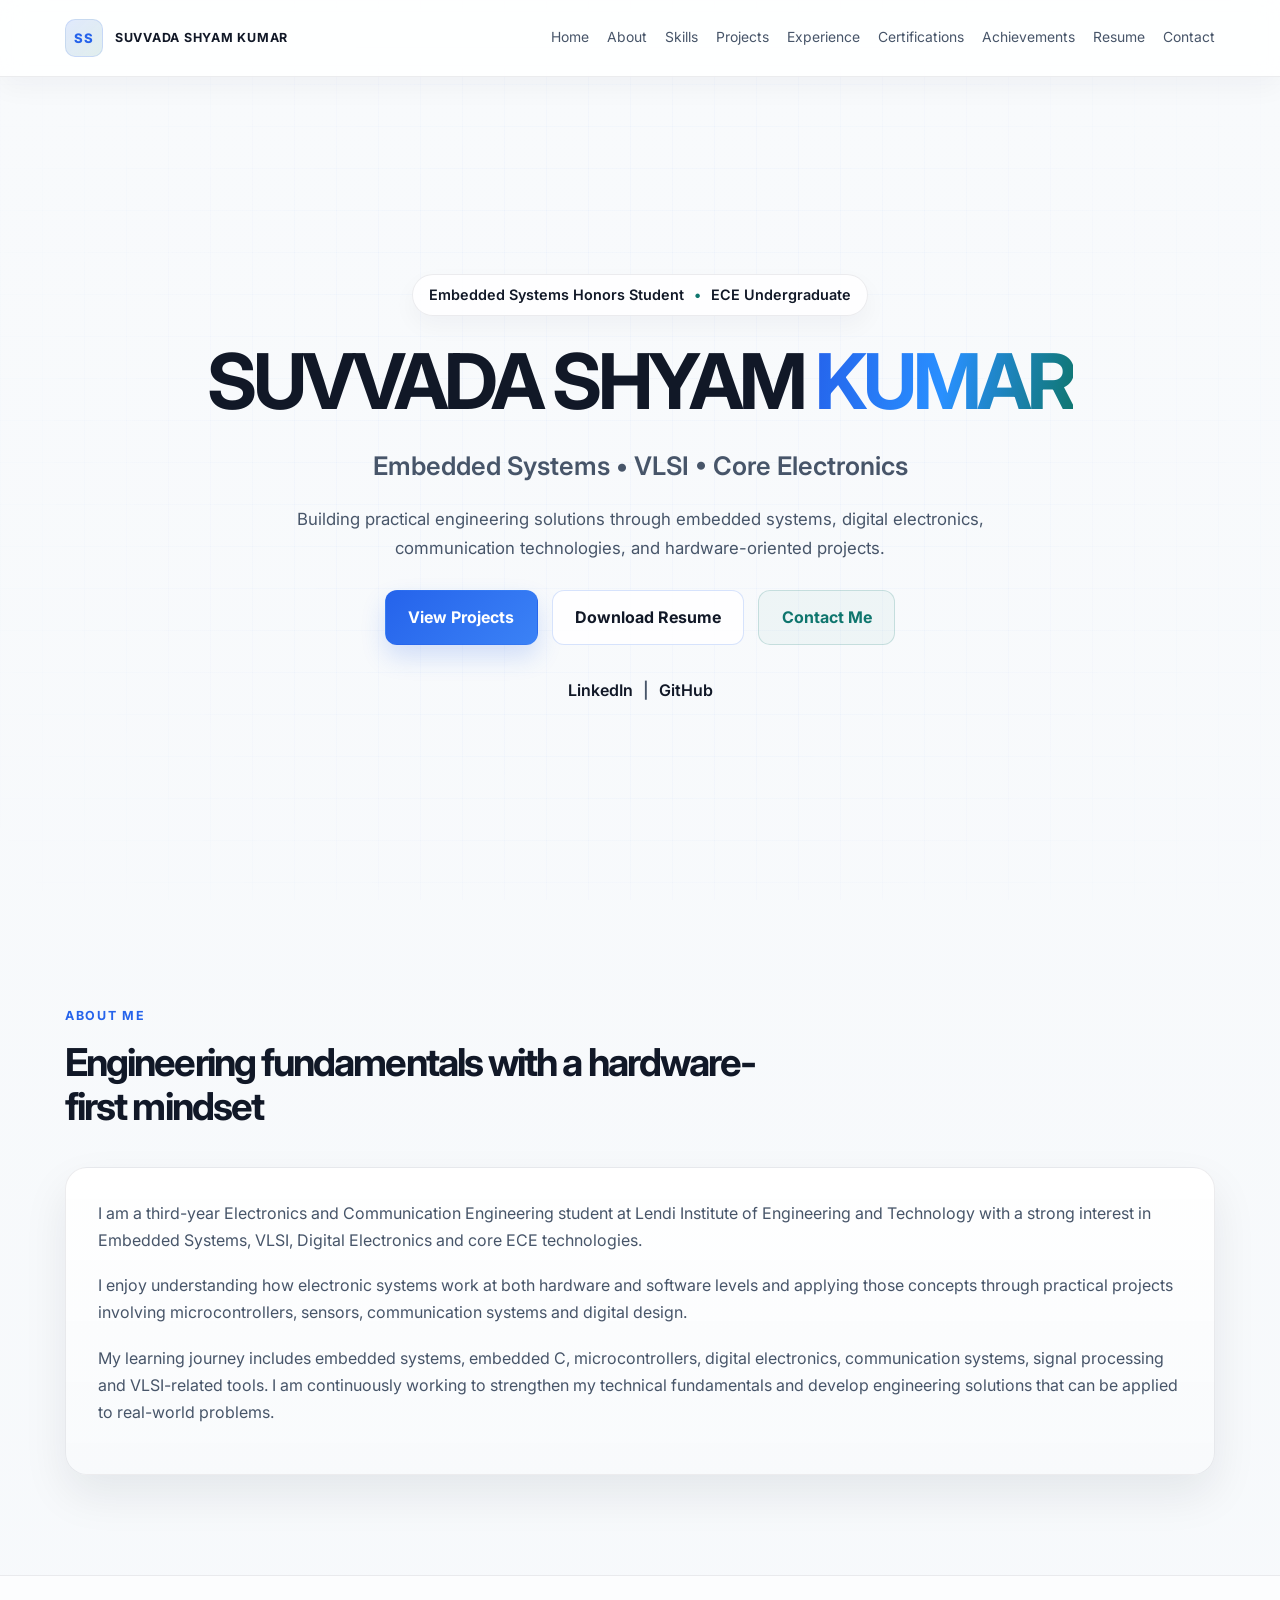
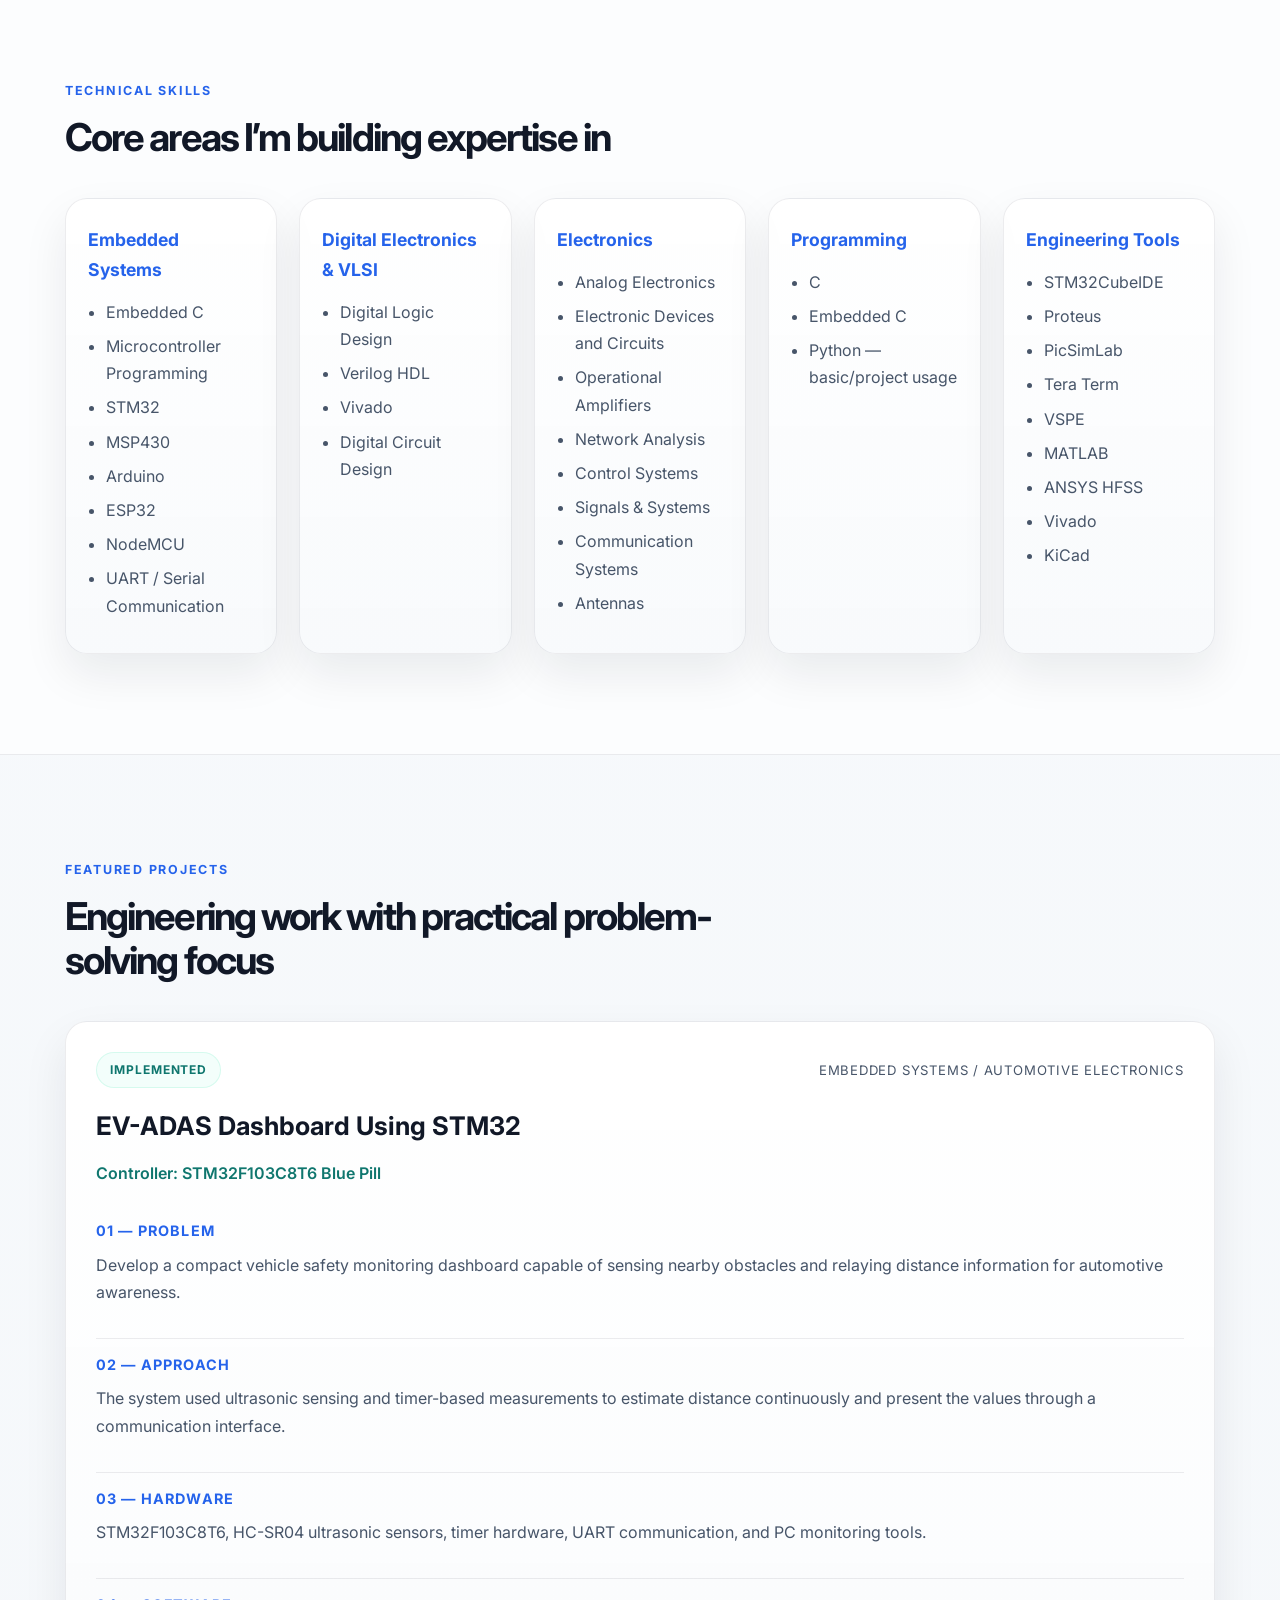
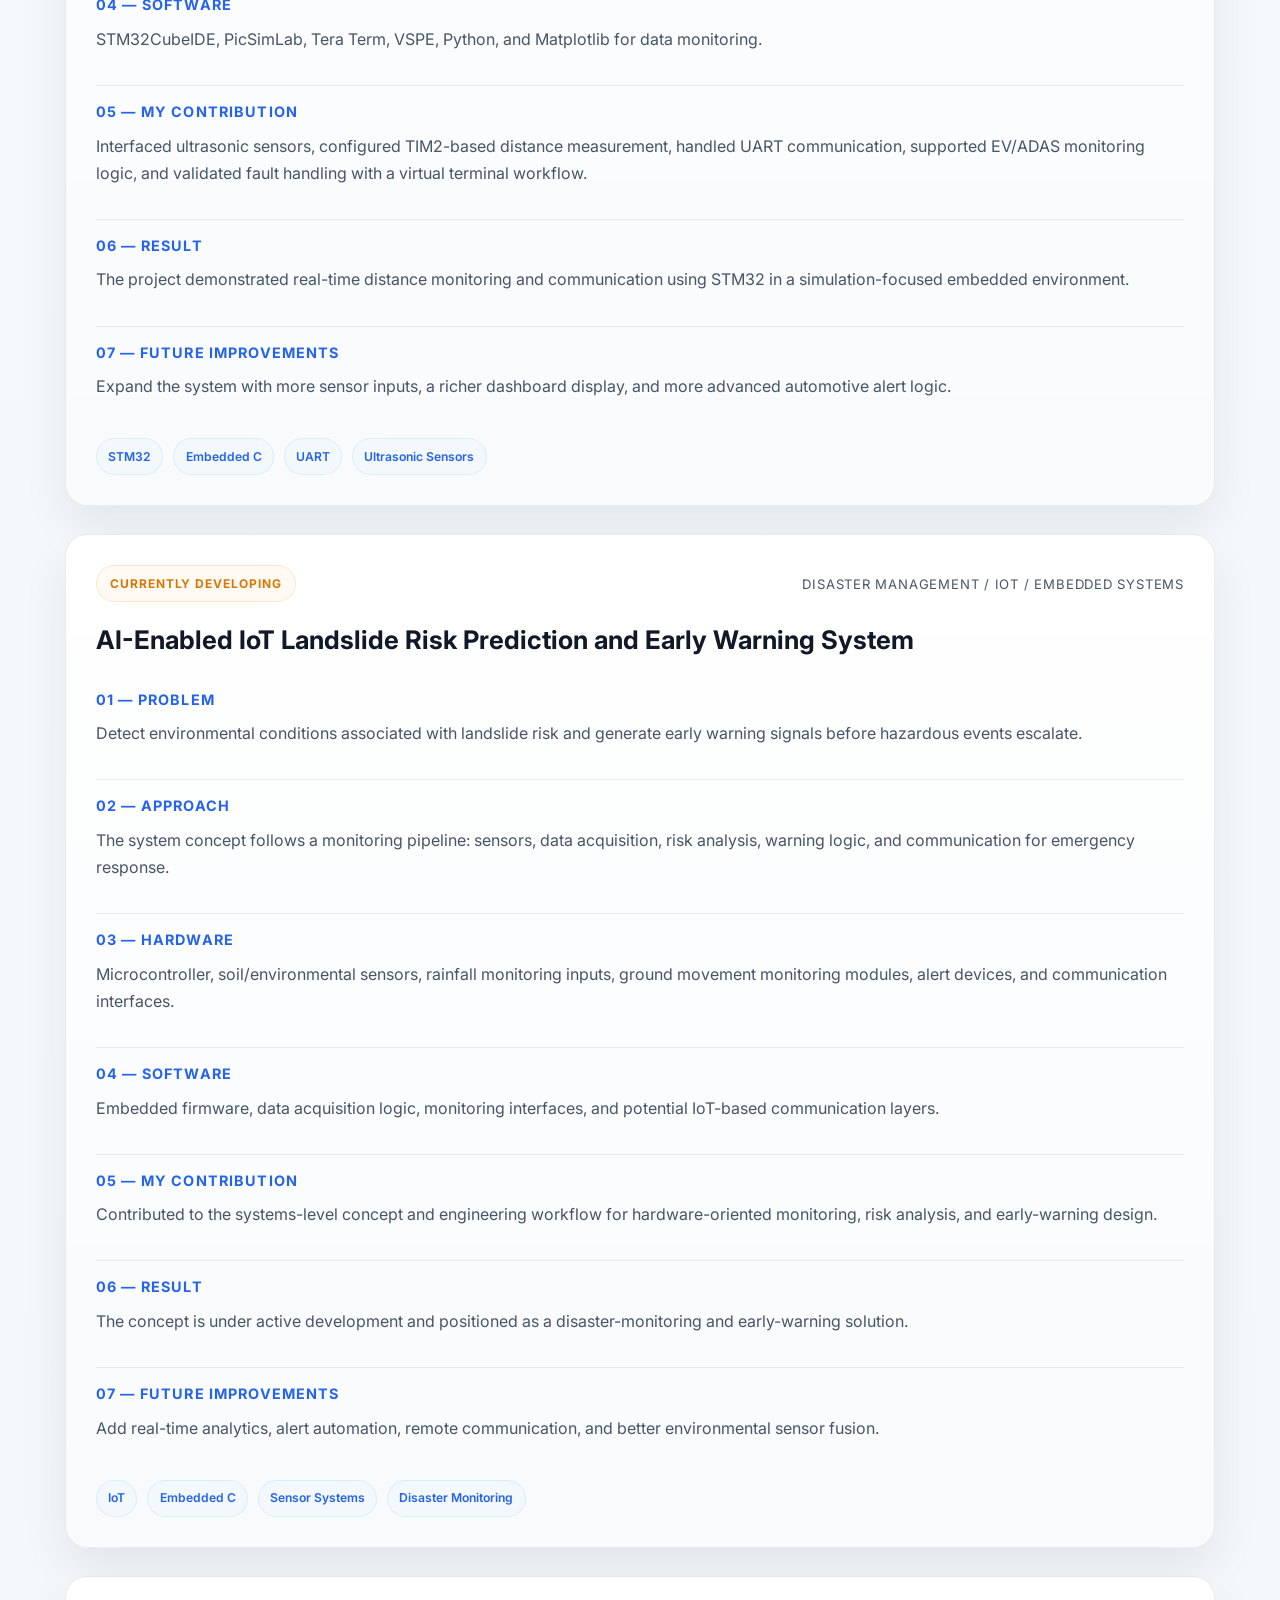
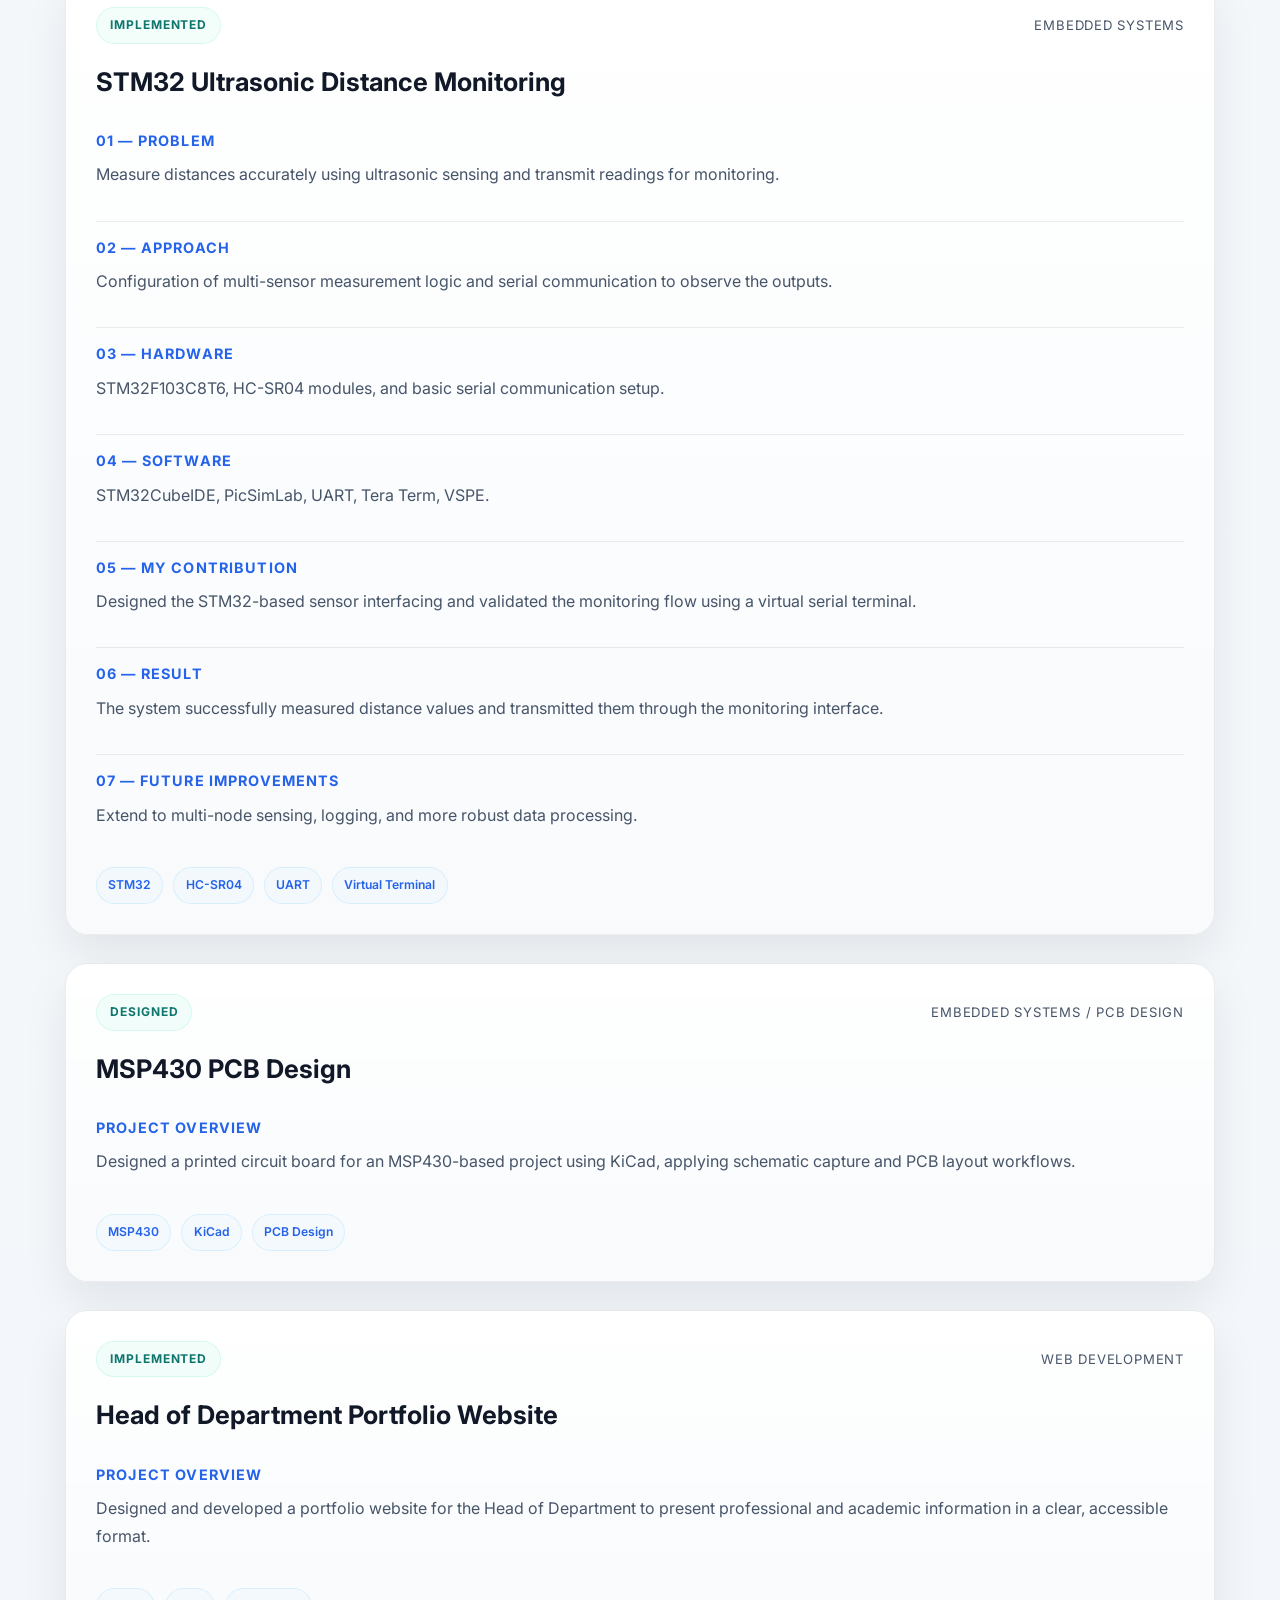
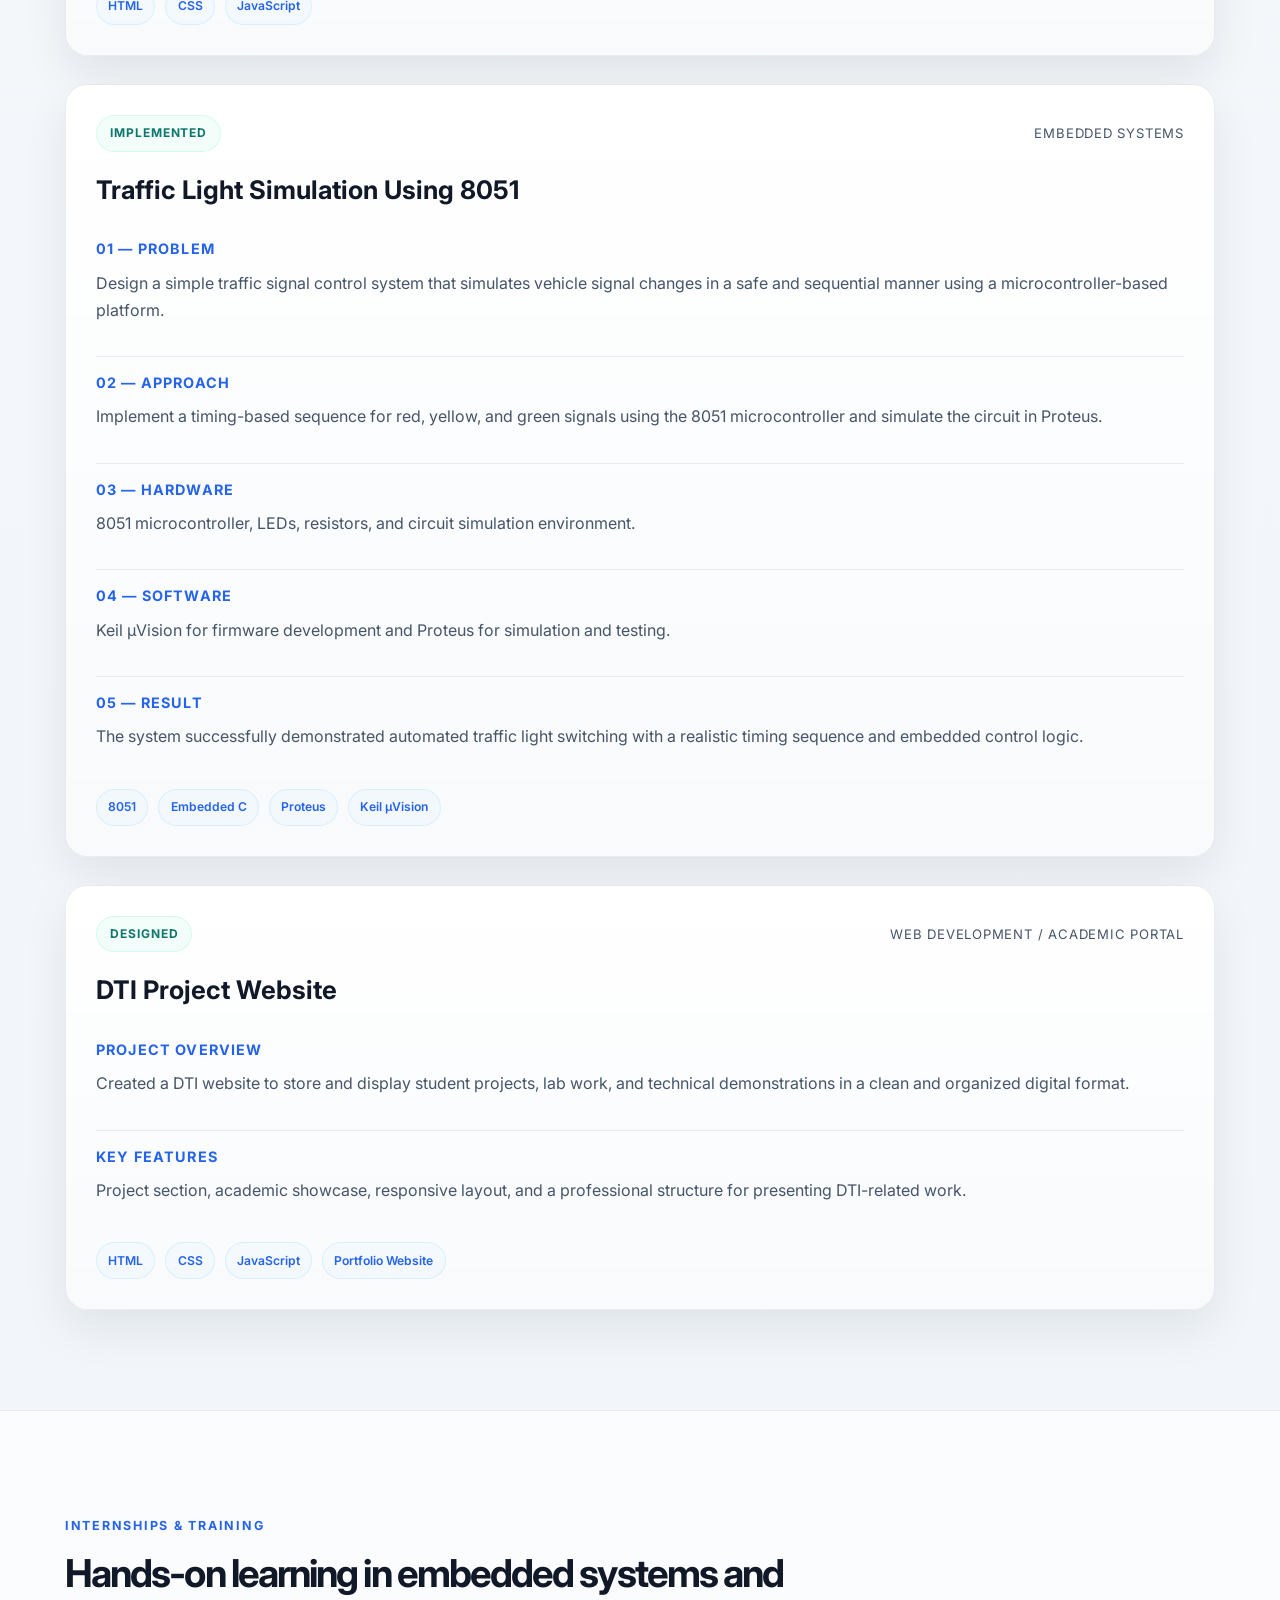
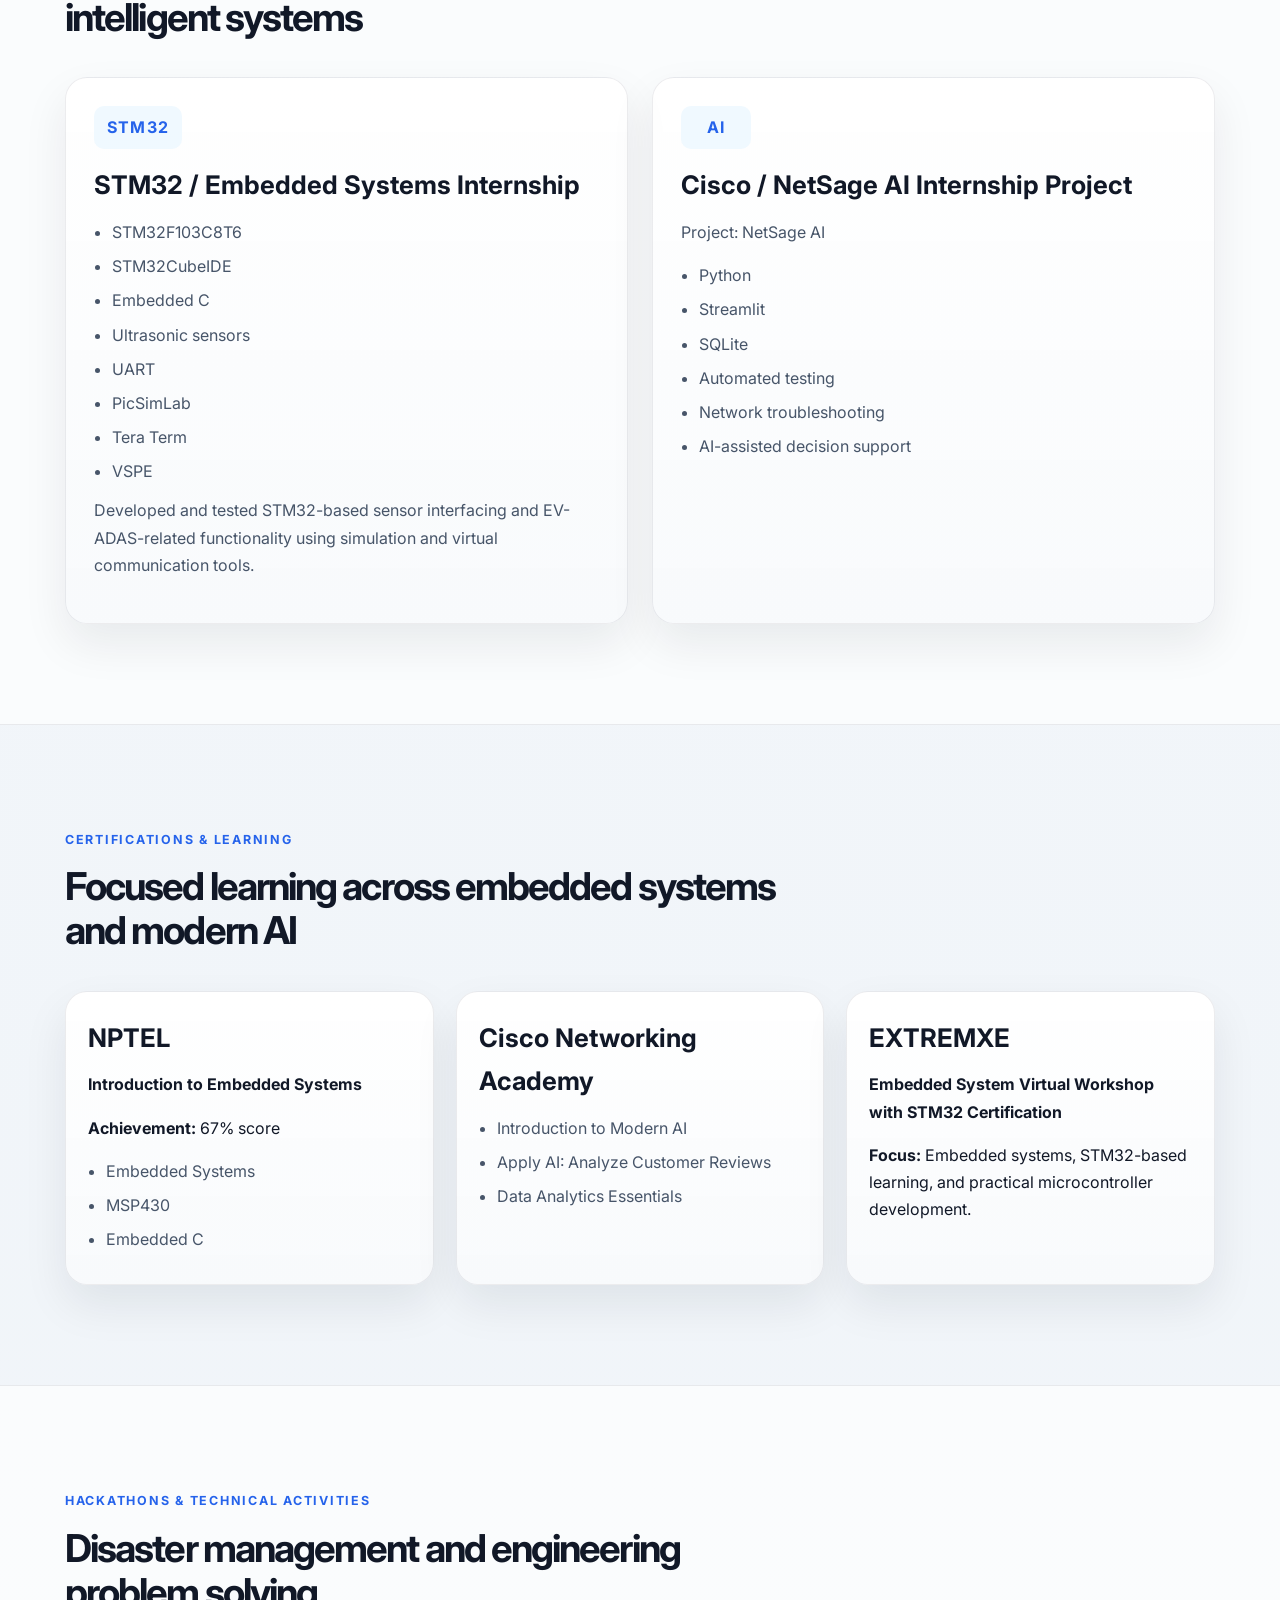
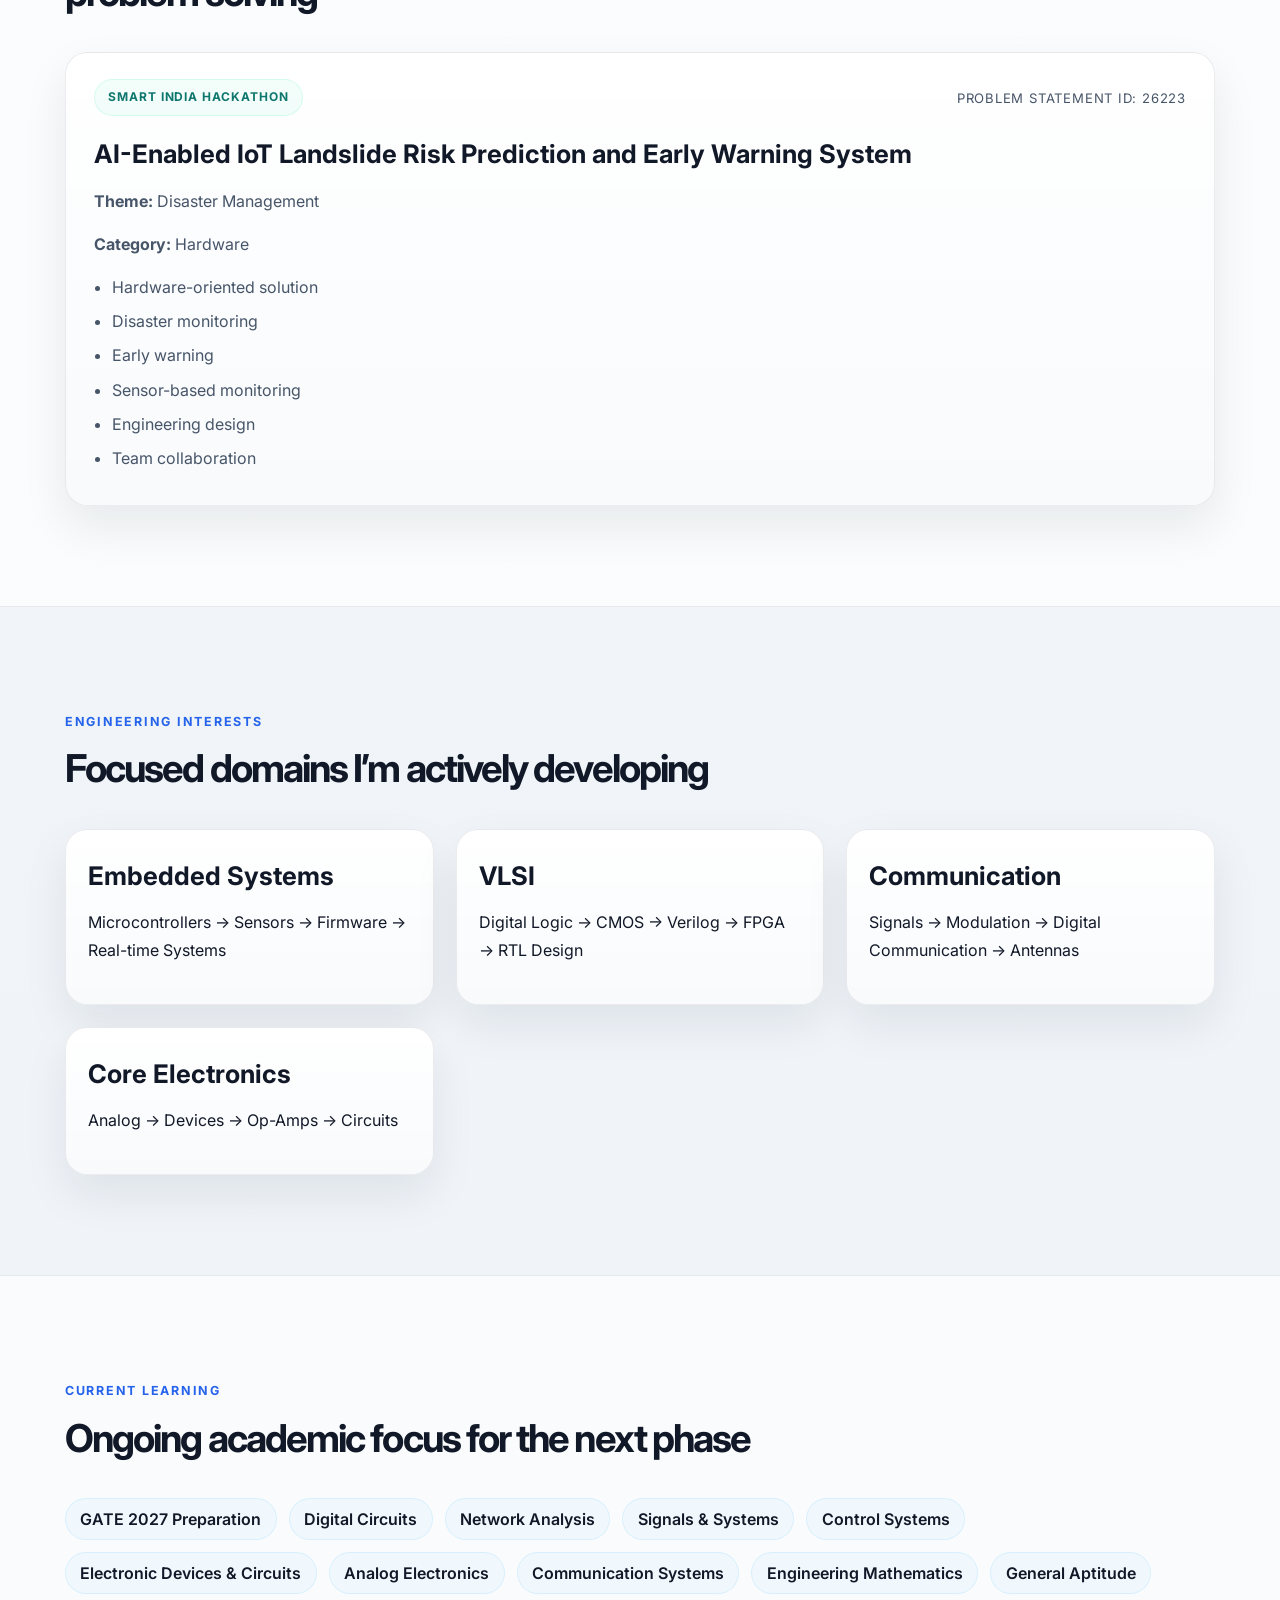
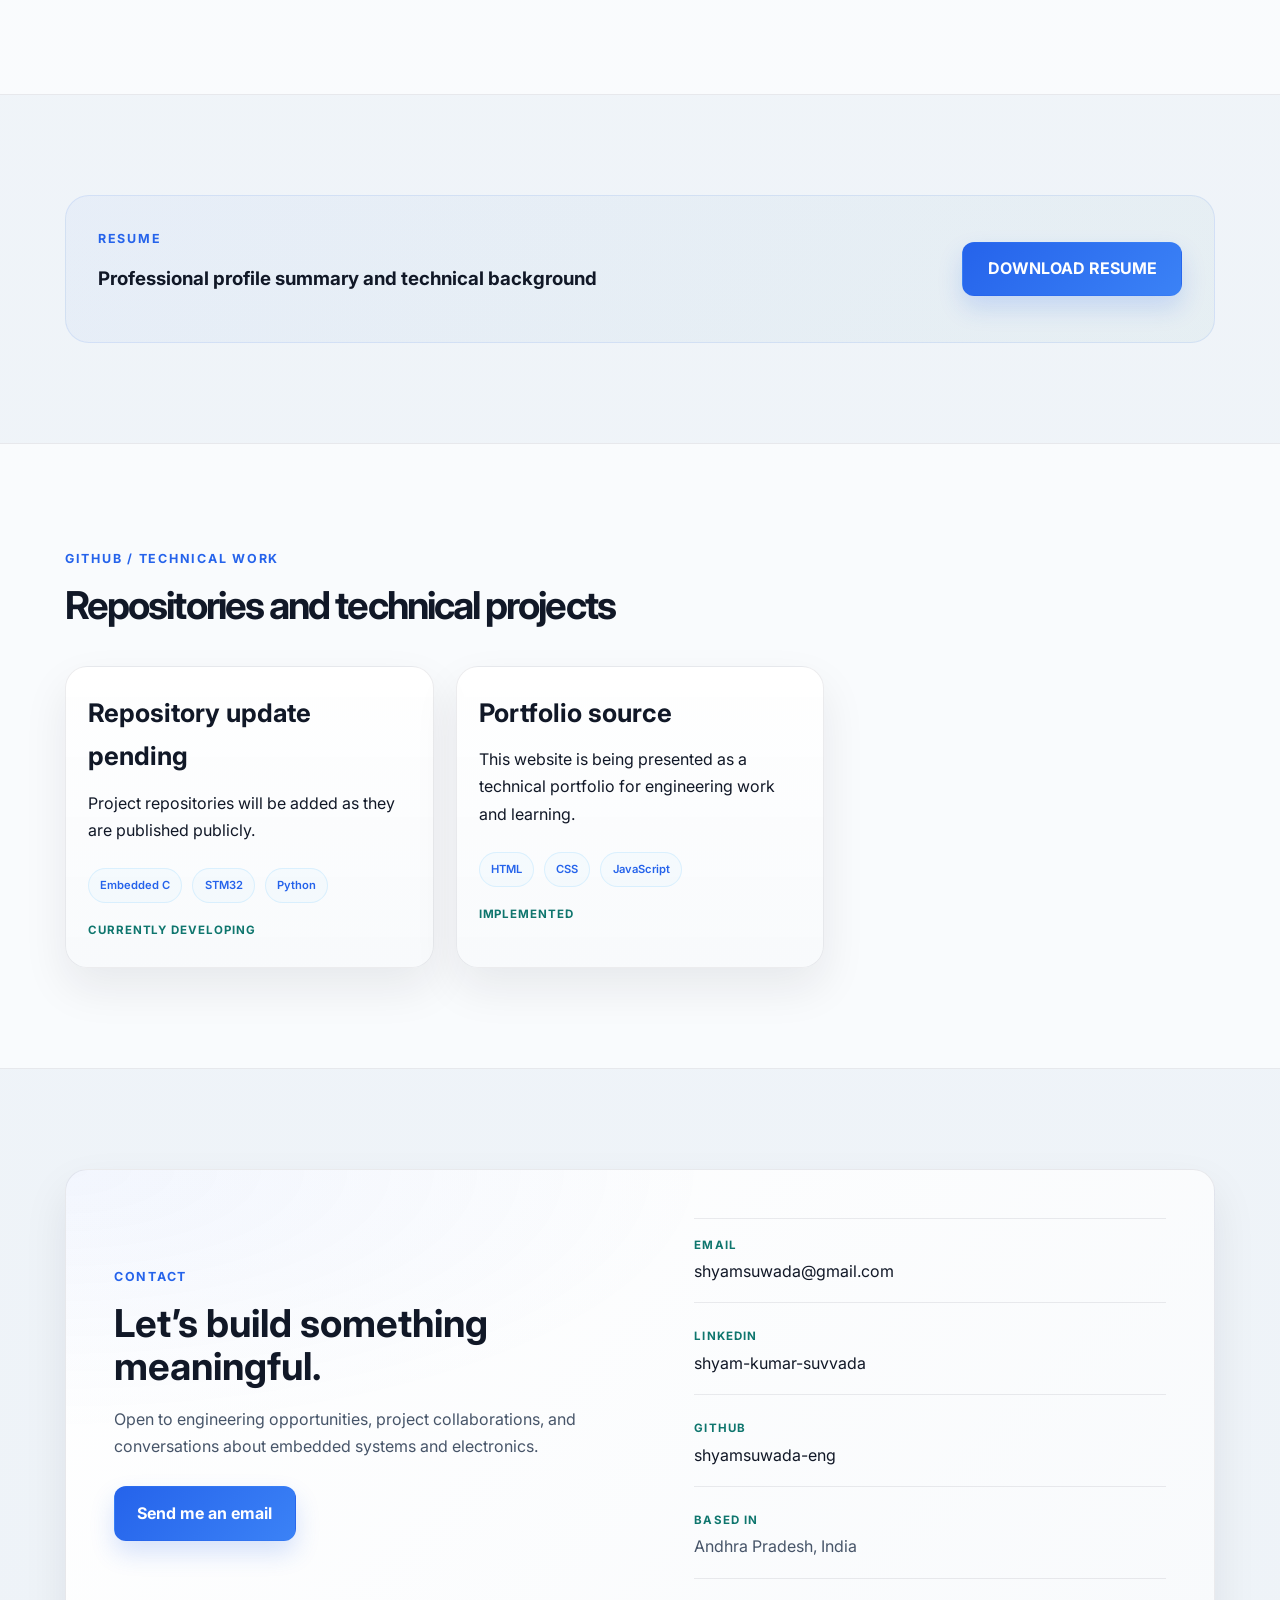
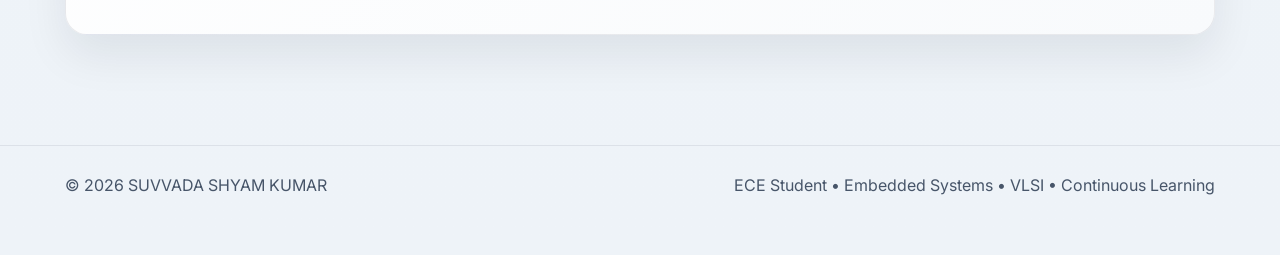
<file: index.html>
<!DOCTYPE html>
<html lang="en">
  <head>
    <meta charset="UTF-8" />
    <meta name="viewport" content="width=device-width, initial-scale=1.0" />
    <meta
      name="description"
      content="Professional portfolio for SUVVADA SHYAM KUMAR, an Electronics and Communication Engineering student focused on embedded systems, VLSI, and real-world engineering projects."
    />
    <title>SUVVADA SHYAM KUMAR | Portfolio</title>
    <link rel="preconnect" href="https://fonts.googleapis.com" />
    <link rel="preconnect" href="https://fonts.gstatic.com" crossorigin />
    <link
      href="https://fonts.googleapis.com/css2?family=Inter:wght@400;500;600;700;800;900&display=swap"
      rel="stylesheet"
    />
    <link rel="stylesheet" href="styles.css" />
  </head>
  <body>
    <div class="page-shell">
      <header class="site-header">
        <nav class="nav container">
          <div class="brand-wrap">
            <div class="brand-mark">SS</div>
            <span>SUVVADA SHYAM KUMAR</span>
          </div>
          <div class="nav-links">
            <a href="#home">Home</a>
            <a href="#about">About</a>
            <a href="#skills">Skills</a>
            <a href="#projects">Projects</a>
            <a href="#experience">Experience</a>
            <a href="#certifications">Certifications</a>
            <a href="#achievements">Achievements</a>
            <a href="#resume">Resume</a>
            <a href="#contact">Contact</a>
          </div>
        </nav>
      </header>

      <main>
        <section id="home" class="hero section">
          <div class="container hero-grid">
            <div class="hero-copy">
              <p class="hero-badge"><span>Embedded Systems Honors Student</span><span class="hero-badge-divider" aria-hidden="true">•</span><span>ECE Undergraduate</span></p>
              <h1>SUVVADA SHYAM <span class="name-accent">KUMAR</span></h1>
              <h2>Embedded Systems • VLSI • Core Electronics</h2>
              <p class="lead">
                Building practical engineering solutions through embedded systems, digital electronics,
                communication technologies, and hardware-oriented projects.
              </p>
              <div class="cta-row">
                <a class="btn btn-primary" href="#projects">View Projects</a>
                <a class="btn btn-secondary" href="S. SHYAM KUMAR.pdf" download>Download Resume</a>
                <a class="btn btn-ghost" href="#contact">Contact Me</a>
              </div>
              <div class="social-row">
                <a href="https://www.linkedin.com/in/shyam-kumar-suvvada-57a7b431b" target="_blank" rel="noreferrer" aria-label="LinkedIn">LinkedIn</a>
                <span>|</span>
                <a href="https://github.com/shyamsuwada-eng" target="_blank" rel="noreferrer" aria-label="GitHub">GitHub</a>
              </div>
            </div>
          </div>
        </section>

        <section id="about" class="section">
          <div class="container">
            <div class="section-heading">
              <p class="eyebrow">About Me</p>
              <h3>Engineering fundamentals with a hardware-first mindset</h3>
            </div>
            <div class="about-card">
              <p>
                I am a third-year Electronics and Communication Engineering student at Lendi Institute of
                Engineering and Technology with a strong interest in Embedded Systems, VLSI, Digital
                Electronics and core ECE technologies.
              </p>
              <p>
                I enjoy understanding how electronic systems work at both hardware and software levels and
                applying those concepts through practical projects involving microcontrollers, sensors,
                communication systems and digital design.
              </p>
              <p>
                My learning journey includes embedded systems, embedded C, microcontrollers, digital
                electronics, communication systems, signal processing and VLSI-related tools. I am
                continuously working to strengthen my technical fundamentals and develop engineering
                solutions that can be applied to real-world problems.
              </p>
            </div>
          </div>
        </section>

        <section id="skills" class="section section-alt">
          <div class="container">
            <div class="section-heading">
              <p class="eyebrow">Technical Skills</p>
              <h3>Core areas I’m building expertise in</h3>
            </div>

            <div class="skills-grid">
              <article class="skill-card">
                <h4>Embedded Systems</h4>
                <ul>
                  <li>Embedded C</li>
                  <li>Microcontroller Programming</li>
                  <li>STM32</li>
                  <li>MSP430</li>
                  <li>Arduino</li>
                  <li>ESP32</li>
                  <li>NodeMCU</li>
                  <li>UART / Serial Communication</li>
                </ul>
              </article>

              <article class="skill-card">
                <h4>Digital Electronics &amp; VLSI</h4>
                <ul>
                  <li>Digital Logic Design</li>
                  <li>Verilog HDL</li>
                  <li>Vivado</li>
                  <li>Digital Circuit Design</li>
                </ul>
              </article>

              <article class="skill-card">
                <h4>Electronics</h4>
                <ul>
                  <li>Analog Electronics</li>
                  <li>Electronic Devices and Circuits</li>
                  <li>Operational Amplifiers</li>
                  <li>Network Analysis</li>
                  <li>Control Systems</li>
                  <li>Signals &amp; Systems</li>
                  <li>Communication Systems</li>
                  <li>Antennas</li>
                </ul>
              </article>

              <article class="skill-card">
                <h4>Programming</h4>
                <ul>
                  <li>C</li>
                  <li>Embedded C</li>
                  <li>Python — basic/project usage</li>
                </ul>
              </article>

              <article class="skill-card">
                <h4>Engineering Tools</h4>
                <ul>
                  <li>STM32CubeIDE</li>
                  <li>Proteus</li>
                  <li>PicSimLab</li>
                  <li>Tera Term</li>
                  <li>VSPE</li>
                  <li>MATLAB</li>
                  <li>ANSYS HFSS</li>
                  <li>Vivado</li>
                  <li>KiCad</li>
                </ul>
              </article>
            </div>
          </div>
        </section>

        <section id="projects" class="section">
          <div class="container">
            <div class="section-heading">
              <p class="eyebrow">Featured Projects</p>
              <h3>Engineering work with practical problem-solving focus</h3>
            </div>

            <div class="project-list">
              <article class="project-card feature">
                <div class="project-header">
                  <span class="project-tag">Implemented</span>
                  <span class="project-domain">Embedded Systems / Automotive Electronics</span>
                </div>
                <h4>EV-ADAS Dashboard Using STM32</h4>
                <div class="project-meta">
                  <span>Controller: STM32F103C8T6 Blue Pill</span>
                </div>
                <div class="project-body">
                  <div class="detail-block">
                    <h5>01 — Problem</h5>
                    <p>
                      Develop a compact vehicle safety monitoring dashboard capable of sensing nearby
                      obstacles and relaying distance information for automotive awareness.
                    </p>
                  </div>
                  <div class="detail-block">
                    <h5>02 — Approach</h5>
                    <p>
                      The system used ultrasonic sensing and timer-based measurements to estimate distance
                      continuously and present the values through a communication interface.
                    </p>
                  </div>
                  <div class="detail-block">
                    <h5>03 — Hardware</h5>
                    <p>
                      STM32F103C8T6, HC-SR04 ultrasonic sensors, timer hardware, UART communication, and
                      PC monitoring tools.
                    </p>
                  </div>
                  <div class="detail-block">
                    <h5>04 — Software</h5>
                    <p>
                      STM32CubeIDE, PicSimLab, Tera Term, VSPE, Python, and Matplotlib for data monitoring.
                    </p>
                  </div>
                  <div class="detail-block">
                    <h5>05 — My Contribution</h5>
                    <p>
                      Interfaced ultrasonic sensors, configured TIM2-based distance measurement, handled UART
                      communication, supported EV/ADAS monitoring logic, and validated fault handling with a
                      virtual terminal workflow.
                    </p>
                  </div>
                  <div class="detail-block">
                    <h5>06 — Result</h5>
                    <p>
                      The project demonstrated real-time distance monitoring and communication using STM32 in
                      a simulation-focused embedded environment.
                    </p>
                  </div>
                  <div class="detail-block">
                    <h5>07 — Future Improvements</h5>
                    <p>
                      Expand the system with more sensor inputs, a richer dashboard display, and more advanced
                      automotive alert logic.
                    </p>
                  </div>
                </div>
                <div class="tech-stack">
                  <span>STM32</span>
                  <span>Embedded C</span>
                  <span>UART</span>
                  <span>Ultrasonic Sensors</span>
                </div>
              </article>

              <article class="project-card">
                <div class="project-header">
                  <span class="project-tag warning">Currently Developing</span>
                  <span class="project-domain">Disaster Management / IoT / Embedded Systems</span>
                </div>
                <h4>AI-Enabled IoT Landslide Risk Prediction and Early Warning System</h4>
                <div class="project-body">
                  <div class="detail-block">
                    <h5>01 — Problem</h5>
                    <p>
                      Detect environmental conditions associated with landslide risk and generate early warning
                      signals before hazardous events escalate.
                    </p>
                  </div>
                  <div class="detail-block">
                    <h5>02 — Approach</h5>
                    <p>
                      The system concept follows a monitoring pipeline: sensors, data acquisition, risk analysis,
                      warning logic, and communication for emergency response.
                    </p>
                  </div>
                  <div class="detail-block">
                    <h5>03 — Hardware</h5>
                    <p>
                      Microcontroller, soil/environmental sensors, rainfall monitoring inputs, ground movement
                      monitoring modules, alert devices, and communication interfaces.
                    </p>
                  </div>
                  <div class="detail-block">
                    <h5>04 — Software</h5>
                    <p>
                      Embedded firmware, data acquisition logic, monitoring interfaces, and potential IoT-based
                      communication layers.
                    </p>
                  </div>
                  <div class="detail-block">
                    <h5>05 — My Contribution</h5>
                    <p>
                      Contributed to the systems-level concept and engineering workflow for hardware-oriented
                      monitoring, risk analysis, and early-warning design.
                    </p>
                  </div>
                  <div class="detail-block">
                    <h5>06 — Result</h5>
                    <p>
                      The concept is under active development and positioned as a disaster-monitoring and early-warning solution.
                    </p>
                  </div>
                  <div class="detail-block">
                    <h5>07 — Future Improvements</h5>
                    <p>
                      Add real-time analytics, alert automation, remote communication, and better environmental
                      sensor fusion.
                    </p>
                  </div>
                </div>
                <div class="tech-stack">
                  <span>IoT</span>
                  <span>Embedded C</span>
                  <span>Sensor Systems</span>
                  <span>Disaster Monitoring</span>
                </div>
              </article>

              <article class="project-card">
                <div class="project-header">
                  <span class="project-tag">Implemented</span>
                  <span class="project-domain">Embedded Systems</span>
                </div>
                <h4>STM32 Ultrasonic Distance Monitoring</h4>
                <div class="project-body">
                  <div class="detail-block">
                    <h5>01 — Problem</h5>
                    <p>
                      Measure distances accurately using ultrasonic sensing and transmit readings for monitoring.
                    </p>
                  </div>
                  <div class="detail-block">
                    <h5>02 — Approach</h5>
                    <p>
                      Configuration of multi-sensor measurement logic and serial communication to observe the outputs.
                    </p>
                  </div>
                  <div class="detail-block">
                    <h5>03 — Hardware</h5>
                    <p>STM32F103C8T6, HC-SR04 modules, and basic serial communication setup.</p>
                  </div>
                  <div class="detail-block">
                    <h5>04 — Software</h5>
                    <p>STM32CubeIDE, PicSimLab, UART, Tera Term, VSPE.</p>
                  </div>
                  <div class="detail-block">
                    <h5>05 — My Contribution</h5>
                    <p>Designed the STM32-based sensor interfacing and validated the monitoring flow using a virtual serial terminal.</p>
                  </div>
                  <div class="detail-block">
                    <h5>06 — Result</h5>
                    <p>The system successfully measured distance values and transmitted them through the monitoring interface.</p>
                  </div>
                  <div class="detail-block">
                    <h5>07 — Future Improvements</h5>
                    <p>Extend to multi-node sensing, logging, and more robust data processing.</p>
                  </div>
                </div>
                <div class="tech-stack">
                  <span>STM32</span>
                  <span>HC-SR04</span>
                  <span>UART</span>
                  <span>Virtual Terminal</span>
                </div>
              </article>

              <article class="project-card">
                <div class="project-header">
                  <span class="project-tag">Designed</span>
                  <span class="project-domain">Embedded Systems / PCB Design</span>
                </div>
                <h4>MSP430 PCB Design</h4>
                <div class="project-body">
                  <div class="detail-block">
                    <h5>Project Overview</h5>
                    <p>
                      Designed a printed circuit board for an MSP430-based project using KiCad, applying
                      schematic capture and PCB layout workflows.
                    </p>
                  </div>
                </div>
                <div class="tech-stack">
                  <span>MSP430</span>
                  <span>KiCad</span>
                  <span>PCB Design</span>
                </div>
              </article>

              <article class="project-card">
                <div class="project-header">
                  <span class="project-tag">Implemented</span>
                  <span class="project-domain">Web Development</span>
                </div>
                <h4>Head of Department Portfolio Website</h4>
                <div class="project-body">
                  <div class="detail-block">
                    <h5>Project Overview</h5>
                    <p>
                      Designed and developed a portfolio website for the Head of Department to present
                      professional and academic information in a clear, accessible format.
                    </p>
                  </div>
                </div>
                <div class="tech-stack">
                  <span>HTML</span>
                  <span>CSS</span>
                  <span>JavaScript</span>
                </div>
              </article>

              <article class="project-card">
                <div class="project-header">
                  <span class="project-tag">Implemented</span>
                  <span class="project-domain">Embedded Systems</span>
                </div>
                <h4>Traffic Light Simulation Using 8051</h4>
                <div class="project-body">
                  <div class="detail-block">
                    <h5>01 — Problem</h5>
                    <p>
                      Design a simple traffic signal control system that simulates vehicle signal changes in a
                      safe and sequential manner using a microcontroller-based platform.
                    </p>
                  </div>
                  <div class="detail-block">
                    <h5>02 — Approach</h5>
                    <p>
                      Implement a timing-based sequence for red, yellow, and green signals using the 8051
                      microcontroller and simulate the circuit in Proteus.
                    </p>
                  </div>
                  <div class="detail-block">
                    <h5>03 — Hardware</h5>
                    <p>8051 microcontroller, LEDs, resistors, and circuit simulation environment.</p>
                  </div>
                  <div class="detail-block">
                    <h5>04 — Software</h5>
                    <p>Keil μVision for firmware development and Proteus for simulation and testing.</p>
                  </div>
                  <div class="detail-block">
                    <h5>05 — Result</h5>
                    <p>
                      The system successfully demonstrated automated traffic light switching with a realistic
                      timing sequence and embedded control logic.
                    </p>
                  </div>
                </div>
                <div class="tech-stack">
                  <span>8051</span>
                  <span>Embedded C</span>
                  <span>Proteus</span>
                  <span>Keil μVision</span>
                </div>
              </article>

              <article class="project-card">
                <div class="project-header">
                  <span class="project-tag">Designed</span>
                  <span class="project-domain">Web Development / Academic Portal</span>
                </div>
                <h4>DTI Project Website</h4>
                <div class="project-body">
                  <div class="detail-block">
                    <h5>Project Overview</h5>
                    <p>
                      Created a DTI website to store and display student projects, lab work, and technical
                      demonstrations in a clean and organized digital format.
                    </p>
                  </div>
                  <div class="detail-block">
                    <h5>Key Features</h5>
                    <p>
                      Project section, academic showcase, responsive layout, and a professional structure for
                      presenting DTI-related work.
                    </p>
                  </div>
                </div>
                <div class="tech-stack">
                  <span>HTML</span>
                  <span>CSS</span>
                  <span>JavaScript</span>
                  <span>Portfolio Website</span>
                </div>
              </article>
            </div>
          </div>
        </section>

        <section id="experience" class="section section-alt">
          <div class="container">
            <div class="section-heading">
              <p class="eyebrow">Internships &amp; Training</p>
              <h3>Hands-on learning in embedded systems and intelligent systems</h3>
            </div>

            <div class="experience-list">
              <article class="timeline-card">
                <div class="timeline-badge">STM32</div>
                <h4>STM32 / Embedded Systems Internship</h4>
                <ul>
                  <li>STM32F103C8T6</li>
                  <li>STM32CubeIDE</li>
                  <li>Embedded C</li>
                  <li>Ultrasonic sensors</li>
                  <li>UART</li>
                  <li>PicSimLab</li>
                  <li>Tera Term</li>
                  <li>VSPE</li>
                </ul>
                <p>
                  Developed and tested STM32-based sensor interfacing and EV-ADAS-related functionality using
                  simulation and virtual communication tools.
                </p>
              </article>

              <article class="timeline-card">
                <div class="timeline-badge">AI</div>
                <h4>Cisco / NetSage AI Internship Project</h4>
                <p>Project: NetSage AI</p>
                <ul>
                  <li>Python</li>
                  <li>Streamlit</li>
                  <li>SQLite</li>
                  <li>Automated testing</li>
                  <li>Network troubleshooting</li>
                  <li>AI-assisted decision support</li>
                </ul>
              </article>
            </div>
          </div>
        </section>

        <section id="certifications" class="section">
          <div class="container">
            <div class="section-heading">
              <p class="eyebrow">Certifications &amp; Learning</p>
              <h3>Focused learning across embedded systems and modern AI</h3>
            </div>

            <div class="cert-grid">
              <article class="cert-card">
                <h4>NPTEL</h4>
                <p class="cert-title">Introduction to Embedded Systems</p>
                <p><strong>Achievement:</strong> 67% score</p>
                <ul>
                  <li>Embedded Systems</li>
                  <li>MSP430</li>
                  <li>Embedded C</li>
                </ul>
              </article>

              <article class="cert-card">
                <h4>Cisco Networking Academy</h4>
                <ul>
                  <li>Introduction to Modern AI</li>
                  <li>Apply AI: Analyze Customer Reviews</li>
                  <li>Data Analytics Essentials</li>
                </ul>
              </article>

              <article class="cert-card">
                <h4>EXTREMXE</h4>
                <p class="cert-title">Embedded System Virtual Workshop with STM32 Certification</p>
                <p><strong>Focus:</strong> Embedded systems, STM32-based learning, and practical microcontroller development.</p>
              </article>
            </div>
          </div>
        </section>

        <section id="achievements" class="section section-alt">
          <div class="container">
            <div class="section-heading">
              <p class="eyebrow">Hackathons &amp; Technical Activities</p>
              <h3>Disaster management and engineering problem solving</h3>
            </div>

            <div class="achievement-card">
              <div class="achievement-head">
                <span class="project-tag">Smart India Hackathon</span>
                <span class="project-domain">Problem Statement ID: 26223</span>
              </div>
              <h4>AI-Enabled IoT Landslide Risk Prediction and Early Warning System</h4>
              <p><strong>Theme:</strong> Disaster Management</p>
              <p><strong>Category:</strong> Hardware</p>
              <ul>
                <li>Hardware-oriented solution</li>
                <li>Disaster monitoring</li>
                <li>Early warning</li>
                <li>Sensor-based monitoring</li>
                <li>Engineering design</li>
                <li>Team collaboration</li>
              </ul>
            </div>
          </div>
        </section>

        <section class="section">
          <div class="container">
            <div class="section-heading">
              <p class="eyebrow">Engineering Interests</p>
              <h3>Focused domains I’m actively developing</h3>
            </div>
            <div class="interest-grid">
              <div class="interest-card">
                <h4>Embedded Systems</h4>
                <p>Microcontrollers → Sensors → Firmware → Real-time Systems</p>
              </div>
              <div class="interest-card">
                <h4>VLSI</h4>
                <p>Digital Logic → CMOS → Verilog → FPGA → RTL Design</p>
              </div>
              <div class="interest-card">
                <h4>Communication</h4>
                <p>Signals → Modulation → Digital Communication → Antennas</p>
              </div>
              <div class="interest-card">
                <h4>Core Electronics</h4>
                <p>Analog → Devices → Op-Amps → Circuits</p>
              </div>
            </div>
          </div>
        </section>

        <section class="section section-alt">
          <div class="container">
            <div class="section-heading">
              <p class="eyebrow">Current Learning</p>
              <h3>Ongoing academic focus for the next phase</h3>
            </div>
            <div class="current-learning">
              <span>GATE 2027 Preparation</span>
              <span>Digital Circuits</span>
              <span>Network Analysis</span>
              <span>Signals &amp; Systems</span>
              <span>Control Systems</span>
              <span>Electronic Devices &amp; Circuits</span>
              <span>Analog Electronics</span>
              <span>Communication Systems</span>
              <span>Engineering Mathematics</span>
              <span>General Aptitude</span>
            </div>
          </div>
        </section>

        <section id="resume" class="section">
          <div class="container resume-box">
            <div>
              <p class="eyebrow">Resume</p>
              <h3>Professional profile summary and technical background</h3>
            </div>
            <a class="btn btn-primary large" href="S. SHYAM KUMAR.pdf" download>DOWNLOAD RESUME</a>
          </div>
        </section>

        <section class="section section-alt">
          <div class="container">
            <div class="section-heading">
              <p class="eyebrow">GitHub / Technical Work</p>
              <h3>Repositories and technical projects</h3>
            </div>

            <div class="repo-grid">
              <article class="repo-card">
                <h4>Repository update pending</h4>
                <p>Project repositories will be added as they are published publicly.</p>
                <div class="tech-stack small">
                  <span>Embedded C</span>
                  <span>STM32</span>
                  <span>Python</span>
                </div>
                <span class="repo-status">Currently Developing</span>
              </article>
              <article class="repo-card">
                <h4>Portfolio source</h4>
                <p>This website is being presented as a technical portfolio for engineering work and learning.</p>
                <div class="tech-stack small">
                  <span>HTML</span>
                  <span>CSS</span>
                  <span>JavaScript</span>
                </div>
                <span class="repo-status">Implemented</span>
              </article>
            </div>
          </div>
        </section>

        <section id="contact" class="section contact-section">
          <div class="container contact-box">
            <div class="contact-intro">
              <p class="eyebrow">Contact</p>
              <h3>Let’s build something meaningful.</h3>
              <p>Open to engineering opportunities, project collaborations, and conversations about embedded systems and electronics.</p>
              <a class="btn btn-primary" href="https://mail.google.com/mail/?view=cm&amp;fs=1&amp;to=shyamsuwada@gmail.com" target="_blank" rel="noreferrer">Send me an email</a>
            </div>
            <ul class="contact-list">
              <li>
                <span class="contact-label">Email</span>
                <a href="mailto:shyamsuwada@gmail.com">shyamsuwada@gmail.com</a>
              </li>
              <li>
                <span class="contact-label">LinkedIn</span>
                <a href="https://www.linkedin.com/in/shyam-kumar-suvvada-57a7b431b" target="_blank" rel="noreferrer">shyam-kumar-suvvada</a>
              </li>
              <li>
                <span class="contact-label">GitHub</span>
                <a href="https://github.com/shyamsuwada-eng" target="_blank" rel="noreferrer">shyamsuwada-eng</a>
              </li>
              <li>
                <span class="contact-label">Based in</span>
                <span>Andhra Pradesh, India</span>
              </li>
            </ul>
          </div>
        </section>
      </main>

      <footer class="site-footer">
        <div class="container footer-inner">
          <p>© <span id="year"></span> SUVVADA SHYAM KUMAR</p>
          <p>ECE Student • Embedded Systems • VLSI • Continuous Learning</p>
        </div>
      </footer>
    </div>

    <script src="script.js"></script>
  </body>
</html>
</file>
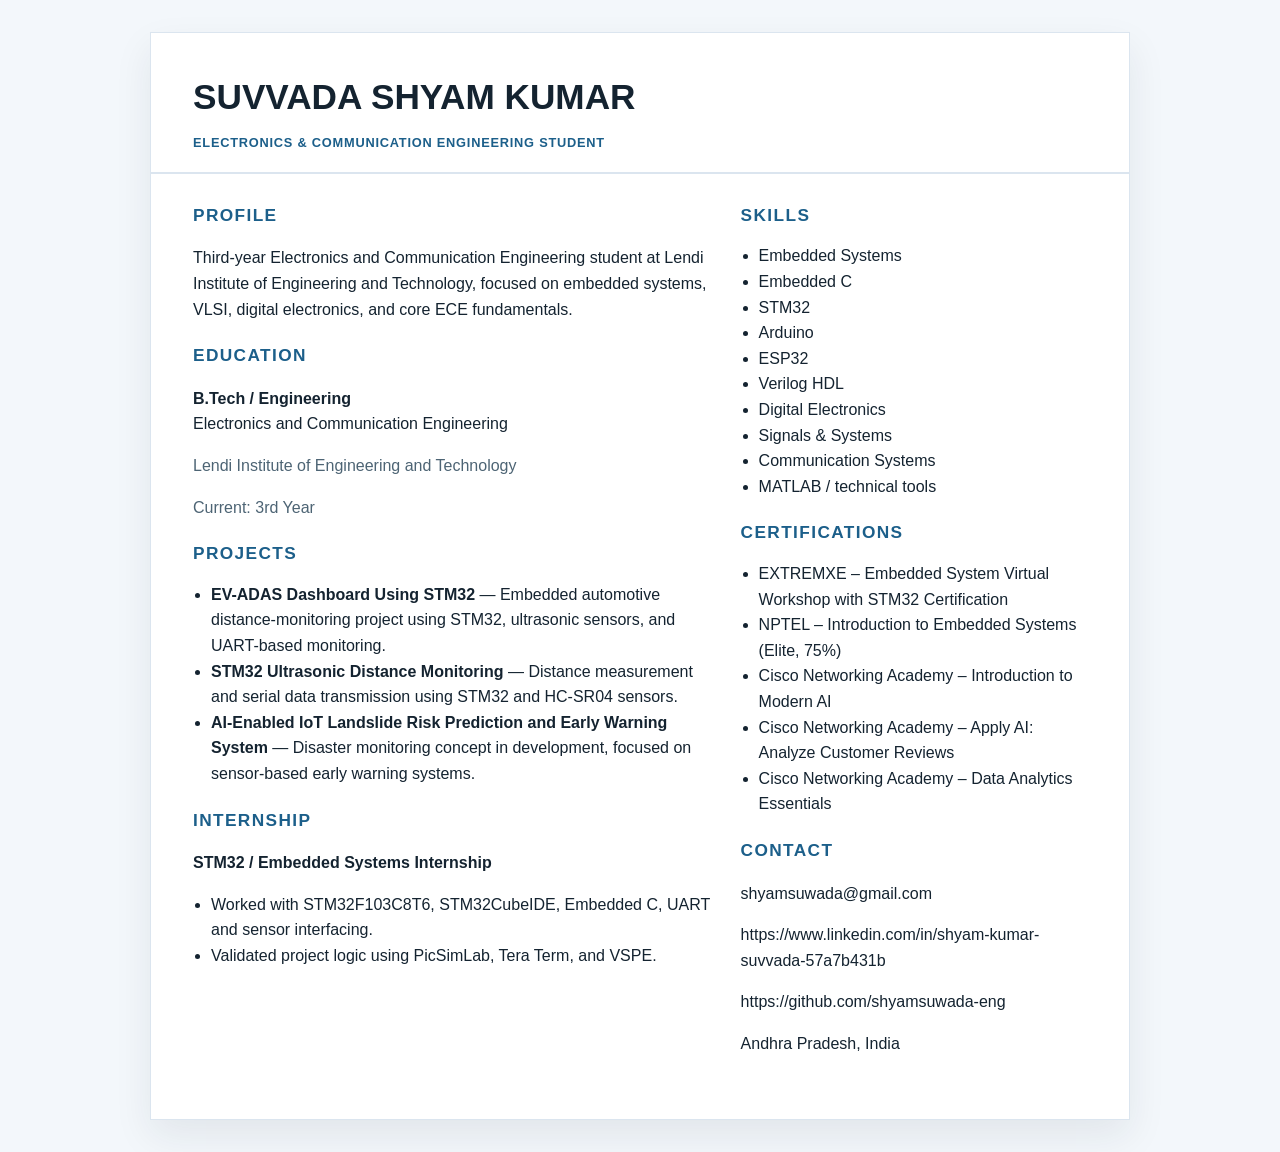
<file: resume.html>
<!DOCTYPE html>
<html lang="en">
  <head>
    <meta charset="UTF-8" />
    <meta name="viewport" content="width=device-width, initial-scale=1.0" />
    <title>SUVVADA SHYAM KUMAR | Resume</title>
    <style>
      :root {
        --bg: #f3f7fb;
        --panel: #ffffff;
        --ink: #142330;
        --muted: #4d6474;
        --line: #dbe5ef;
        --primary: #1c5f8a;
        --accent: #7bbbe8;
      }

      * { box-sizing: border-box; }
      body {
        margin: 0;
        font-family: Arial, Helvetica, sans-serif;
        background: var(--bg);
        color: var(--ink);
        line-height: 1.6;
      }

      .page {
        max-width: 980px;
        margin: 32px auto;
        background: var(--panel);
        border: 1px solid var(--line);
        box-shadow: 0 16px 36px rgba(20, 35, 48, 0.08);
      }

      .header {
        padding: 36px 42px 18px;
        border-bottom: 2px solid var(--line);
      }

      h1 {
        margin: 0 0 8px;
        font-size: 2.2rem;
      }

      .subhead {
        color: var(--primary);
        font-weight: 700;
        letter-spacing: 0.06em;
        text-transform: uppercase;
        font-size: 0.8rem;
      }

      .content {
        padding: 28px 42px 42px;
      }

      .grid {
        display: grid;
        grid-template-columns: 1.2fr 0.8fr;
        gap: 28px;
      }

      h2 {
        margin: 0 0 14px;
        font-size: 1.08rem;
        letter-spacing: 0.08em;
        text-transform: uppercase;
        color: var(--primary);
      }

      p, li {
        color: var(--ink);
      }

      ul {
        padding-left: 18px;
        margin: 0 0 18px;
      }

      .section {
        margin-bottom: 20px;
      }

      .meta {
        color: var(--muted);
      }

      @media (max-width: 700px) {
        .grid { grid-template-columns: 1fr; }
        .page { margin: 0; }
      }
    </style>
  </head>
  <body>
    <div class="page">
      <header class="header">
        <h1>SUVVADA SHYAM KUMAR</h1>
        <div class="subhead">Electronics &amp; Communication Engineering Student</div>
      </header>

      <div class="content">
        <div class="grid">
          <div>
            <section class="section">
              <h2>Profile</h2>
              <p>
                Third-year Electronics and Communication Engineering student at Lendi Institute of Engineering
                and Technology, focused on embedded systems, VLSI, digital electronics, and core ECE fundamentals.
              </p>
            </section>

            <section class="section">
              <h2>Education</h2>
              <p><strong>B.Tech / Engineering</strong><br />Electronics and Communication Engineering</p>
              <p class="meta">Lendi Institute of Engineering and Technology</p>
              <p class="meta">Current: 3rd Year</p>
            </section>

            <section class="section">
              <h2>Projects</h2>
              <ul>
                <li><strong>EV-ADAS Dashboard Using STM32</strong> — Embedded automotive distance-monitoring project using STM32, ultrasonic sensors, and UART-based monitoring.</li>
                <li><strong>STM32 Ultrasonic Distance Monitoring</strong> — Distance measurement and serial data transmission using STM32 and HC-SR04 sensors.</li>
                <li><strong>AI-Enabled IoT Landslide Risk Prediction and Early Warning System</strong> — Disaster monitoring concept in development, focused on sensor-based early warning systems.</li>
              </ul>
            </section>

            <section class="section">
              <h2>Internship</h2>
              <p><strong>STM32 / Embedded Systems Internship</strong></p>
              <ul>
                <li>Worked with STM32F103C8T6, STM32CubeIDE, Embedded C, UART and sensor interfacing.</li>
                <li>Validated project logic using PicSimLab, Tera Term, and VSPE.</li>
              </ul>
            </section>
          </div>

          <aside>
            <section class="section">
              <h2>Skills</h2>
              <ul>
                <li>Embedded Systems</li>
                <li>Embedded C</li>
                <li>STM32</li>
                <li>Arduino</li>
                <li>ESP32</li>
                <li>Verilog HDL</li>
                <li>Digital Electronics</li>
                <li>Signals &amp; Systems</li>
                <li>Communication Systems</li>
                <li>MATLAB / technical tools</li>
              </ul>
            </section>

            <section class="section">
              <h2>Certifications</h2>
              <ul>
                <li>EXTREMXE – Embedded System Virtual Workshop with STM32 Certification</li>
                <li>NPTEL – Introduction to Embedded Systems (Elite, 75%)</li>
                <li>Cisco Networking Academy – Introduction to Modern AI</li>
                <li>Cisco Networking Academy – Apply AI: Analyze Customer Reviews</li>
                <li>Cisco Networking Academy – Data Analytics Essentials</li>
              </ul>
            </section>

            <section class="section">
              <h2>Contact</h2>
              <p>shyamsuwada@gmail.com</p>
              <p>https://www.linkedin.com/in/shyam-kumar-suvvada-57a7b431b</p>
              <p>https://github.com/shyamsuwada-eng</p>
              <p>Andhra Pradesh, India</p>
            </section>
          </aside>
        </div>
      </div>
    </div>
  </body>
</html>
</file>
<file: styles.css>
:root {
  --bg: #f3f6fb;
  --bg-2: #edf3f9;
  --panel: rgba(255, 255, 255, 0.9);
  --panel-soft: rgba(248, 250, 252, 0.95);
  --card: #ffffff;
  --line: rgba(15, 23, 42, 0.08);
  --text: #111827;
  --muted: #475569;
  --primary: #2563eb;
  --primary-2: #0f766e;
  --accent: #0ea5e9;
  --warning: #d97706;
  --success: #0f766e;
  --shadow: 0 20px 45px rgba(15, 23, 42, 0.08);
}

* {
  box-sizing: border-box;
}

html {
  scroll-behavior: smooth;
}

body {
  margin: 0;
  font-family: "Inter", sans-serif;
  background: linear-gradient(180deg, #f8fafc 0%, #eef3f8 100%);
  color: var(--text);
  line-height: 1.7;
  overflow-x: hidden;
}

body::before {
  content: "";
  position: fixed;
  inset: 0;
  pointer-events: none;
  background-image:
    linear-gradient(rgba(37, 99, 235, 0.025) 1px, transparent 1px),
    linear-gradient(90deg, rgba(37, 99, 235, 0.025) 1px, transparent 1px);
  background-size: 42px 42px;
  mask-image: radial-gradient(circle at center, black 40%, transparent 100%);
}

img {
  max-width: 100%;
  display: block;
}

a {
  color: inherit;
  text-decoration: none;
}

p,
ul,
h1,
h2,
h3,
h4,
h5 {
  margin-top: 0;
}

.container {
  width: min(1150px, calc(100% - 32px));
  margin: 0 auto;
}

@media (max-width: 560px) {
  .container {
    width: min(1150px, calc(100% - 20px));
  }
}

.section {
  padding: 100px 0;
  position: relative;
}

.section-alt {
  background: rgba(255, 255, 255, 0.64);
  border-top: 1px solid var(--line);
  border-bottom: 1px solid var(--line);
}

.site-header {
  position: sticky;
  top: 0;
  z-index: 20;
  backdrop-filter: blur(12px);
  background: rgba(255, 255, 255, 0.85);
  border-bottom: 1px solid var(--line);
  box-shadow: 0 10px 28px rgba(15, 23, 42, 0.04);
}

.nav {
  display: flex;
  align-items: center;
  justify-content: space-between;
  gap: 22px;
  min-height: 76px;
}

.brand-wrap {
  display: inline-flex;
  align-items: center;
  gap: 12px;
  font-weight: 700;
  letter-spacing: 0.06em;
  text-transform: uppercase;
  font-size: 0.78rem;
  color: var(--text);
}

.brand-mark {
  display: grid;
  place-items: center;
  width: 38px;
  height: 38px;
  border-radius: 10px;
  background: linear-gradient(135deg, rgba(37, 99, 235, 0.14), rgba(15, 118, 110, 0.12));
  border: 1px solid rgba(37, 99, 235, 0.14);
  color: var(--primary);
  font-size: 0.82rem;
  font-weight: 800;
}

.nav-links {
  display: flex;
  flex-wrap: wrap;
  align-items: center;
  justify-content: flex-end;
  gap: 18px;
  color: var(--muted);
  font-size: 0.87rem;
}

.nav-links a {
  transition: color 0.2s ease, opacity 0.2s ease;
}

.nav-links a:hover,
.nav-links a:focus-visible {
  color: var(--primary);
}

.hero {
  display: flex;
  align-items: center;
  min-height: calc(100svh - 76px);
  padding: 64px 0;
}

.hero-grid {
  display: grid;
  grid-template-columns: 1fr;
  align-items: center;
  gap: 32px;
  width: 100%;
}

.hero-copy {
  max-width: 1000px;
  margin: 0 auto;
  text-align: center;
}

.hero-badge {
  display: inline-flex;
  align-items: center;
  gap: 10px;
  margin-bottom: 26px;
  padding: 8px 16px;
  border: 1px solid var(--line);
  border-radius: 999px;
  background: rgba(255, 255, 255, 0.82);
  color: var(--text);
  font-size: 0.9rem;
  font-weight: 600;
  box-shadow: 0 10px 24px rgba(15, 23, 42, 0.04);
}

.hero-badge span {
  color: var(--primary-2);
}

.hero-badge > span:not(.hero-badge-divider) {
  color: var(--text);
}

.eyebrow {
  display: inline-block;
  margin-bottom: 14px;
  text-transform: uppercase;
  letter-spacing: 0.14em;
  color: var(--primary);
  font-size: 0.78rem;
  font-weight: 700;
}

.hero-copy h1 {
  font-size: clamp(2.6rem, 6vw, 5rem);
  line-height: 1.04;
  letter-spacing: -0.06em;
  margin-bottom: 22px;
  color: var(--text);
}

.name-accent {
  background: linear-gradient(100deg, var(--primary), #2990ff, var(--primary-2));
  background-clip: text;
  color: transparent;
}

.hero-copy h2 {
  margin-bottom: 18px;
  color: var(--muted);
  font-size: clamp(1.15rem, 2vw, 1.8rem);
  font-weight: 600;
}

.lead {
  max-width: 700px;
  margin-right: auto;
  margin-left: auto;
  color: var(--muted);
  font-size: 1.05rem;
}

.cta-row {
  display: flex;
  flex-wrap: wrap;
  justify-content: center;
  gap: 14px;
  margin-top: 28px;
}

.btn {
  display: inline-flex;
  align-items: center;
  justify-content: center;
  min-height: 48px;
  padding: 0.8rem 1.4rem;
  border-radius: 12px;
  border: 1px solid transparent;
  font-weight: 700;
  transition: transform 0.2s ease, box-shadow 0.2s ease, border-color 0.2s ease;
}

.btn:hover,
.btn:focus-visible {
  transform: translateY(-1px);
}

.btn-primary {
  background: linear-gradient(135deg, var(--primary), #3b82f6);
  color: #ffffff;
  box-shadow: 0 12px 24px rgba(37, 99, 235, 0.18);
}

.btn-secondary {
  border-color: rgba(37, 99, 235, 0.18);
  background: rgba(255, 255, 255, 0.82);
  color: var(--text);
}

.btn-ghost {
  border-color: rgba(15, 118, 110, 0.18);
  color: var(--primary-2);
  background: rgba(15, 118, 110, 0.04);
}

.large {
  min-width: 220px;
}

.social-row {
  display: inline-flex;
  align-items: center;
  justify-content: center;
  gap: 10px;
  margin-top: 32px;
  color: var(--muted);
  font-weight: 600;
}

.social-row a {
  color: var(--text);
}

.section-heading {
  margin-bottom: 32px;
}

.section-heading h3 {
  font-size: clamp(1.8rem, 3vw, 2.8rem);
  line-height: 1.15;
  letter-spacing: -0.05em;
  max-width: 720px;
}

.about-card,
.skill-card,
.project-card,
.timeline-card,
.cert-card,
.achievement-card,
.repo-card,
.interest-card,
.contact-box {
  background: linear-gradient(180deg, rgba(255, 255, 255, 0.96), rgba(248, 250, 252, 0.98));
  border: 1px solid var(--line);
  border-radius: 22px;
  box-shadow: var(--shadow);
  cursor: default;
}

.about-card,
.skill-card,
.project-card,
.timeline-card,
.cert-card,
.achievement-card,
.repo-card,
.interest-card,
.contact-box,
.resume-box {
  transition: transform 0.3s ease, border-color 0.25s ease, box-shadow 0.25s ease;
}

@media (hover: hover) {
  .about-card:hover,
  .skill-card:hover,
  .project-card:hover,
  .timeline-card:hover,
  .cert-card:hover,
  .achievement-card:hover,
  .repo-card:hover,
  .interest-card:hover,
  .contact-box:hover,
  .resume-box:hover {
    transform: translateY(-3px);
    cursor: pointer;
    border-color: rgba(37, 99, 235, 0.18);
    box-shadow: 0 20px 40px rgba(15, 23, 42, 0.08), 0 0 0 1px rgba(37, 99, 235, 0.04);
  }

}

@media (prefers-reduced-motion: reduce) {
  .about-card,
  .skill-card,
  .project-card,
  .timeline-card,
  .cert-card,
  .achievement-card,
  .repo-card,
  .interest-card,
  .contact-box,
  .resume-box {
    transition: none;
  }

  .about-card:hover,
  .skill-card:hover,
  .project-card:hover,
  .timeline-card:hover,
  .cert-card:hover,
  .achievement-card:hover,
  .repo-card:hover,
  .interest-card:hover,
  .contact-box:hover,
  .resume-box:hover {
    transform: none;
  }
}

.about-card {
  padding: 32px;
  color: var(--muted);
}

.about-card p + p {
  margin-top: 18px;
}

.skills-grid {
  display: grid;
  grid-template-columns: repeat(5, minmax(0, 1fr));
  gap: 22px;
}

.skill-card {
  padding: 26px 22px;
}

.skill-card h4 {
  font-size: 1.1rem;
  margin-bottom: 14px;
  color: var(--primary);
}

.skill-card ul,
.timeline-card ul,
.cert-card ul,
.achievement-card ul,
.contact-list {
  margin: 0;
  padding-left: 18px;
  color: var(--muted);
}

.skill-card li,
.timeline-card li,
.cert-card li,
.achievement-card li,
.contact-list li {
  margin-bottom: 7px;
}

.project-list {
  display: grid;
  gap: 28px;
}

.project-card {
  padding: 30px;
}

.project-header,
.achievement-head {
  display: flex;
  justify-content: space-between;
  gap: 16px;
  align-items: center;
  flex-wrap: wrap;
  margin-bottom: 16px;
}

.project-tag {
  display: inline-flex;
  align-items: center;
  padding: 0.45rem 0.8rem;
  border-radius: 999px;
  background: rgba(142, 240, 209, 0.1);
  border: 1px solid rgba(142, 240, 209, 0.3);
  color: var(--success);
  font-size: 0.75rem;
  font-weight: 700;
  letter-spacing: 0.08em;
  text-transform: uppercase;
}

.project-tag.warning {
  background: rgba(255, 187, 107, 0.08);
  border-color: rgba(255, 187, 107, 0.3);
  color: var(--warning);
}

.project-domain {
  color: var(--muted);
  font-size: 0.82rem;
  letter-spacing: 0.06em;
  text-transform: uppercase;
}

.project-card h4,
.timeline-card h4,
.cert-card h4,
.repo-card h4,
.achievement-card h4,
.interest-card h4 {
  font-size: clamp(1.45rem, 2vw, 2rem);
  margin-bottom: 12px;
}

.project-meta {
  margin-bottom: 18px;
  color: var(--primary-2);
  font-weight: 600;
}

.project-body {
  display: grid;
  gap: 18px;
  margin-top: 12px;
}

.detail-block {
  padding: 14px 0;
  border-top: 1px solid var(--line);
}

.detail-block:first-child {
  border-top: none;
}

.detail-block h5 {
  margin-bottom: 8px;
  font-size: 0.9rem;
  letter-spacing: 0.08em;
  text-transform: uppercase;
  color: var(--primary);
}

.detail-block p {
  color: var(--muted);
  margin: 0;
}

.tech-stack {
  display: flex;
  flex-wrap: wrap;
  gap: 10px;
  margin-top: 24px;
}

.tech-stack span {
  display: inline-flex;
  align-items: center;
  padding: 0.45rem 0.7rem;
  border-radius: 999px;
  border: 1px solid rgba(110, 198, 255, 0.2);
  color: var(--primary);
  background: rgba(110, 198, 255, 0.04);
  font-size: 0.76rem;
  font-weight: 600;
}

.tech-stack.small span {
  font-size: 0.7rem;
}

.experience-list {
  display: grid;
  grid-template-columns: 1fr 1fr;
  gap: 24px;
}

.timeline-card {
  padding: 28px;
}

.timeline-badge {
  display: inline-flex;
  align-items: center;
  justify-content: center;
  min-width: 70px;
  padding: 0.5rem 0.8rem;
  border-radius: 10px;
  background: rgba(110, 198, 255, 0.1);
  color: var(--primary);
  margin-bottom: 14px;
  font-weight: 700;
  letter-spacing: 0.08em;
  text-transform: uppercase;
}

.timeline-card p {
  color: var(--muted);
  margin-top: 12px;
}

.cert-grid,
.repo-grid,
.interest-grid {
  display: grid;
  grid-template-columns: repeat(3, minmax(0, 1fr));
  gap: 22px;
}

.cert-card,
.repo-card,
.interest-card {
  padding: 24px 22px;
}

.cert-title {
  font-weight: 700;
  margin-bottom: 16px;
}

.achievement-card {
  padding: 26px 28px;
}

.achievement-card p {
  color: var(--muted);
}

.current-learning {
  display: flex;
  flex-wrap: wrap;
  gap: 12px;
}

.current-learning span {
  display: inline-flex;
  align-items: center;
  height: 42px;
  padding: 0.5rem 0.9rem;
  border-radius: 999px;
  background: rgba(110, 198, 255, 0.06);
  border: 1px solid rgba(110, 198, 255, 0.2);
  color: var(--text);
  font-weight: 600;
}

.resume-box {
  display: flex;
  align-items: center;
  justify-content: space-between;
  gap: 20px;
  padding: 28px 32px;
  border-radius: 24px;
  background: linear-gradient(135deg, rgba(37, 99, 235, 0.04), rgba(15, 118, 110, 0.04));
  border: 1px solid rgba(37, 99, 235, 0.1);
}

.contact-section {
  padding-bottom: 110px;
}

.contact-box {
  display: grid;
  grid-template-columns: minmax(0, 1fr) minmax(280px, 0.9fr);
  align-items: center;
  gap: 56px;
  padding: 48px;
  background:
    radial-gradient(ellipse at top left, rgba(37, 99, 235, 0.06), transparent 40%),
    linear-gradient(135deg, #ffffff, #f8fafc);
}

.contact-intro h3 {
  max-width: 460px;
  margin-bottom: 18px;
  font-size: clamp(2rem, 3vw, 3rem);
  line-height: 1.12;
}

.contact-intro > p:not(.eyebrow) {
  max-width: 470px;
  margin-bottom: 26px;
  color: var(--muted);
}

.contact-list {
  list-style: none;
  padding-left: 0;
  display: grid;
  gap: 0;
  color: var(--muted);
}

.contact-list li {
  display: grid;
  gap: 3px;
  padding: 17px 0;
  border-bottom: 1px solid var(--line);
}

.contact-list li:first-child {
  border-top: 1px solid var(--line);
}

.contact-label {
  color: var(--primary-2);
  font-size: 0.72rem;
  font-weight: 700;
  letter-spacing: 0.1em;
  text-transform: uppercase;
}

.contact-list a {
  width: fit-content;
  color: var(--text);
  overflow-wrap: anywhere;
  transition: color 0.2s ease;
}

.contact-list a:hover,
.contact-list a:focus-visible {
  color: var(--primary-2);
}

@media (max-width: 700px) {
  .contact-box {
    grid-template-columns: 1fr;
    gap: 28px;
    padding: 28px 22px;
  }
}

.repo-status {
  display: inline-block;
  margin-top: 18px;
  color: var(--primary-2);
  font-weight: 700;
  letter-spacing: 0.08em;
  text-transform: uppercase;
  font-size: 0.72rem;
}

.site-footer {
  border-top: 1px solid var(--line);
  padding: 26px 0 40px;
  color: var(--muted);
}

.footer-inner {
  display: flex;
  justify-content: space-between;
  gap: 20px;
  flex-wrap: wrap;
}

@media (max-width: 980px) {
  .hero-grid,
  .skills-grid,
  .cert-grid,
  .repo-grid,
  .interest-grid,
  .experience-list {
    grid-template-columns: 1fr 1fr;
  }

  .hero-grid {
    grid-template-columns: 1fr;
  }

  .nav {
    flex-direction: column;
    justify-content: center;
    padding: 18px 0;
  }

  .nav-links {
    justify-content: center;
    row-gap: 10px;
  }
}

@media (max-width: 760px) {
  .site-header {
    position: sticky;
  }

  .nav {
    min-height: auto;
    padding: 14px 0 12px;
  }

  .brand-wrap {
    font-size: 0.72rem;
    letter-spacing: 0.04em;
  }

  .brand-mark {
    width: 32px;
    height: 32px;
    font-size: 0.72rem;
  }

  .nav-links {
    width: 100%;
    font-size: 0.75rem;
    gap: 8px 14px;
  }

  .hero {
    min-height: auto;
    padding: 42px 0 24px;
  }

  .hero-badge {
    max-width: 100%;
    font-size: 0.8rem;
    line-height: 1.5;
    padding: 10px 14px;
  }

  .hero-copy h1 {
    font-size: clamp(2.4rem, 16vw, 4.2rem);
  }

  .lead {
    font-size: 1rem;
  }

  .cta-row {
    flex-direction: column;
    align-items: stretch;
  }

  .btn {
    width: 100%;
  }

  .social-row {
    flex-wrap: wrap;
    gap: 8px 12px;
  }
}

@media (max-width: 700px) {
  .hero-badge {
    flex-direction: column;
    gap: 0;
  }

  .hero-badge-divider {
    display: none;
  }

  .nav-links {
    justify-content: center;
  }

  .skills-grid,
  .cert-grid,
  .repo-grid,
  .interest-grid,
  .experience-list {
    grid-template-columns: 1fr;
  }

  .resume-box {
    flex-direction: column;
    align-items: flex-start;
  }

  .project-card,
  .timeline-card,
  .cert-card,
  .achievement-card,
  .repo-card,
  .interest-card,
  .contact-box,
  .about-card {
    padding: 22px 18px;
  }

  .section {
    padding: 72px 0;
  }
}
</file>
